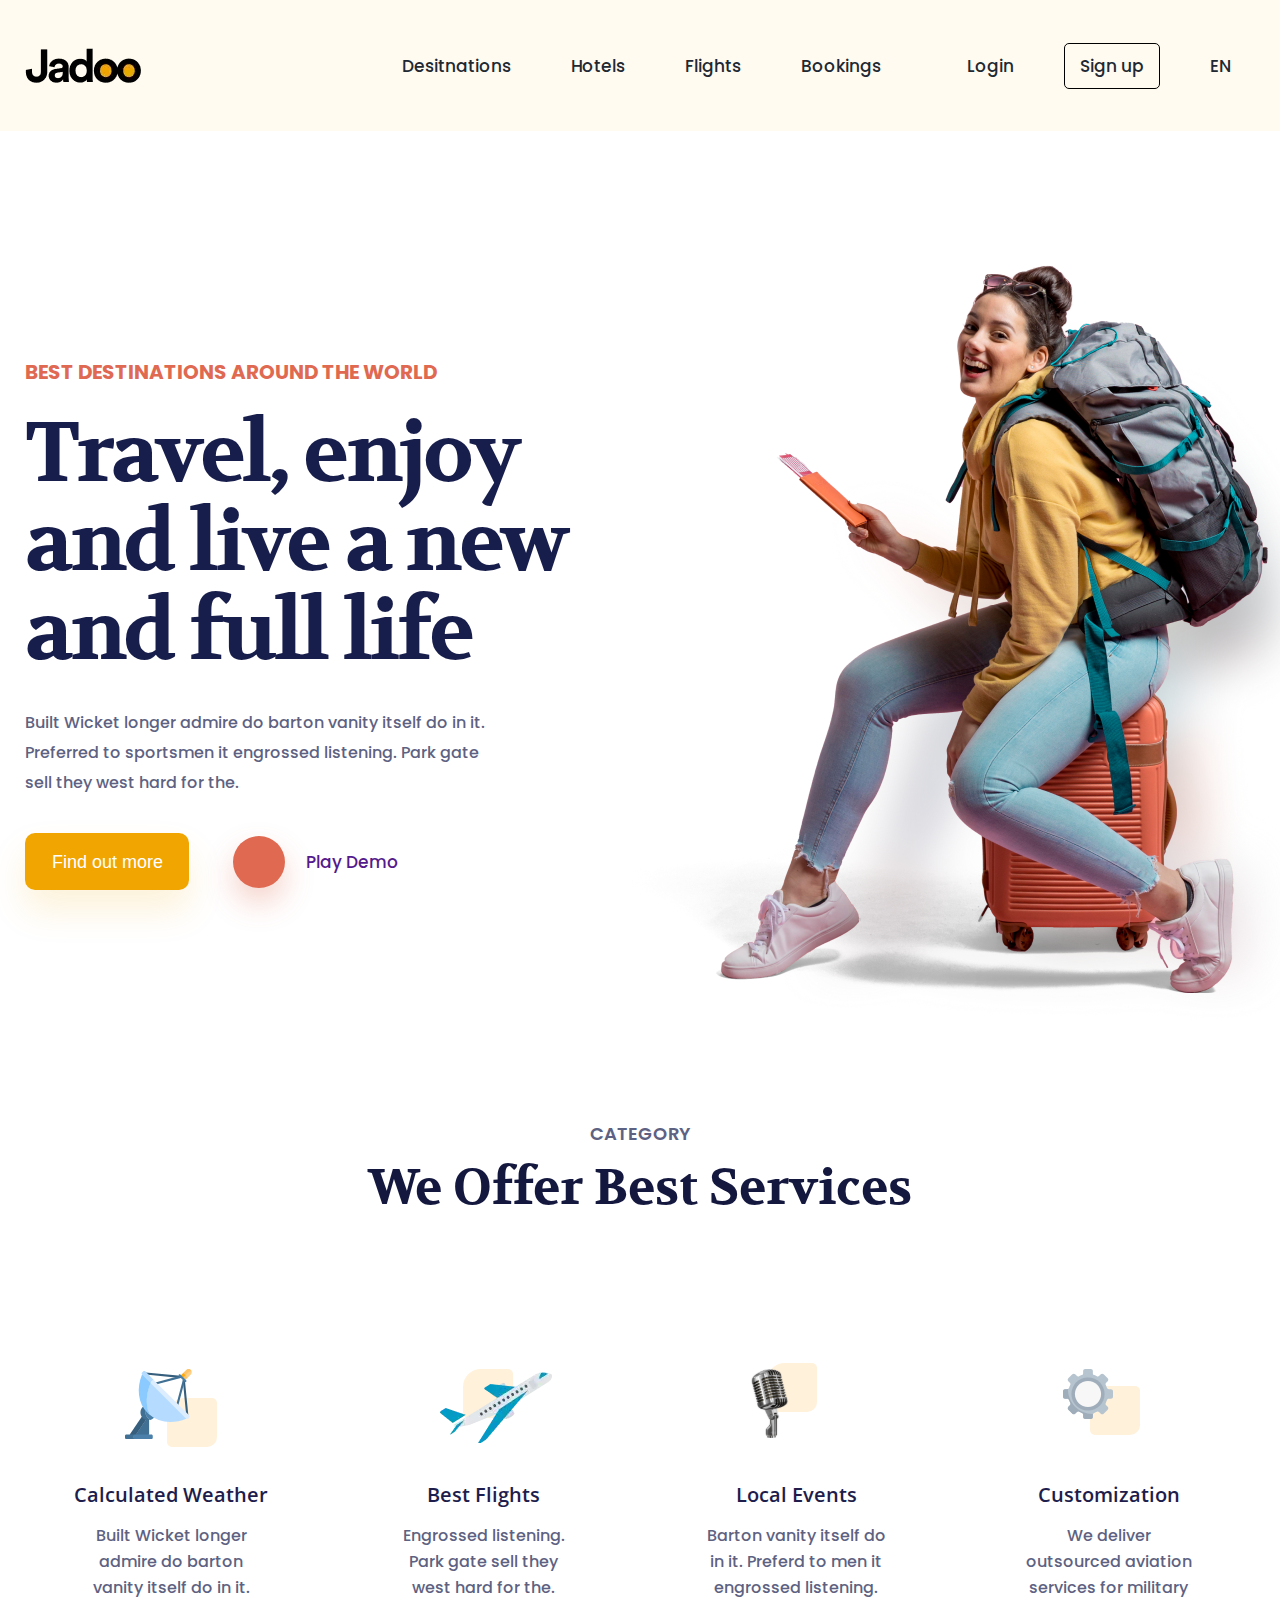
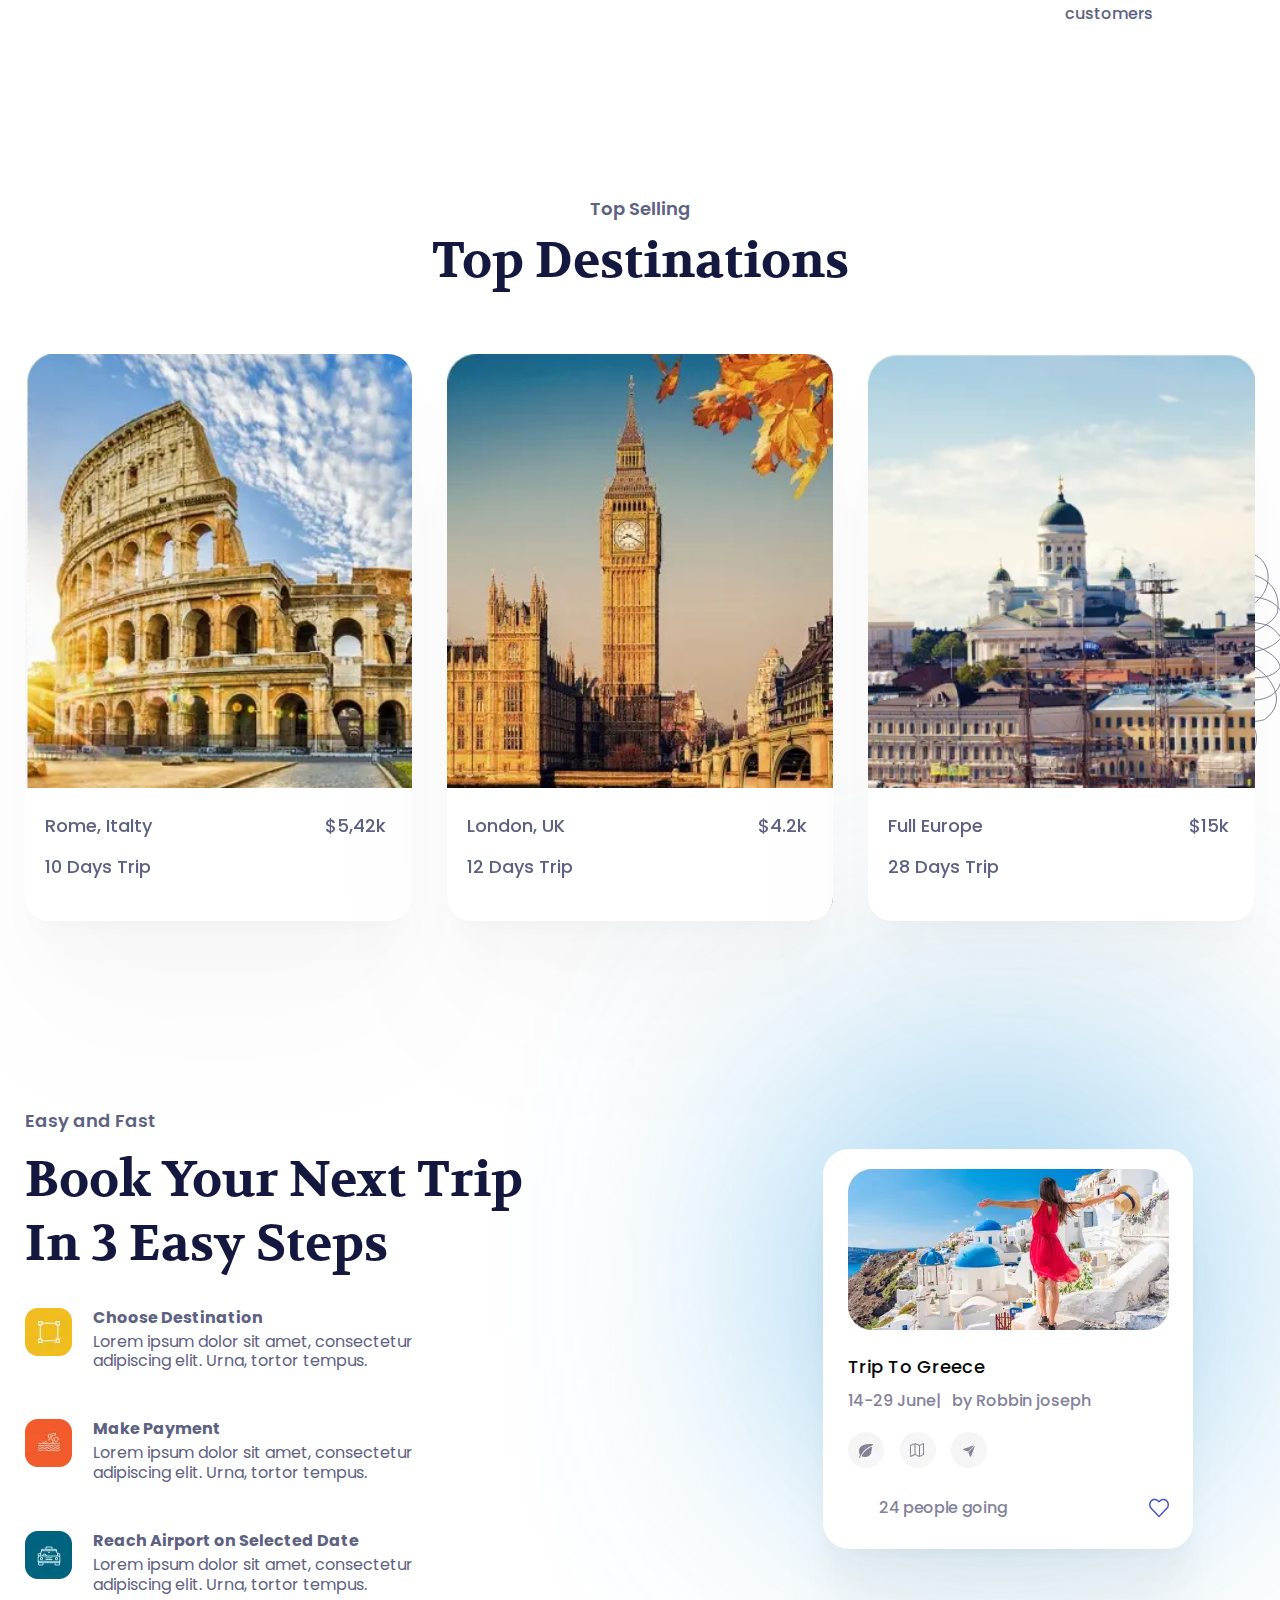
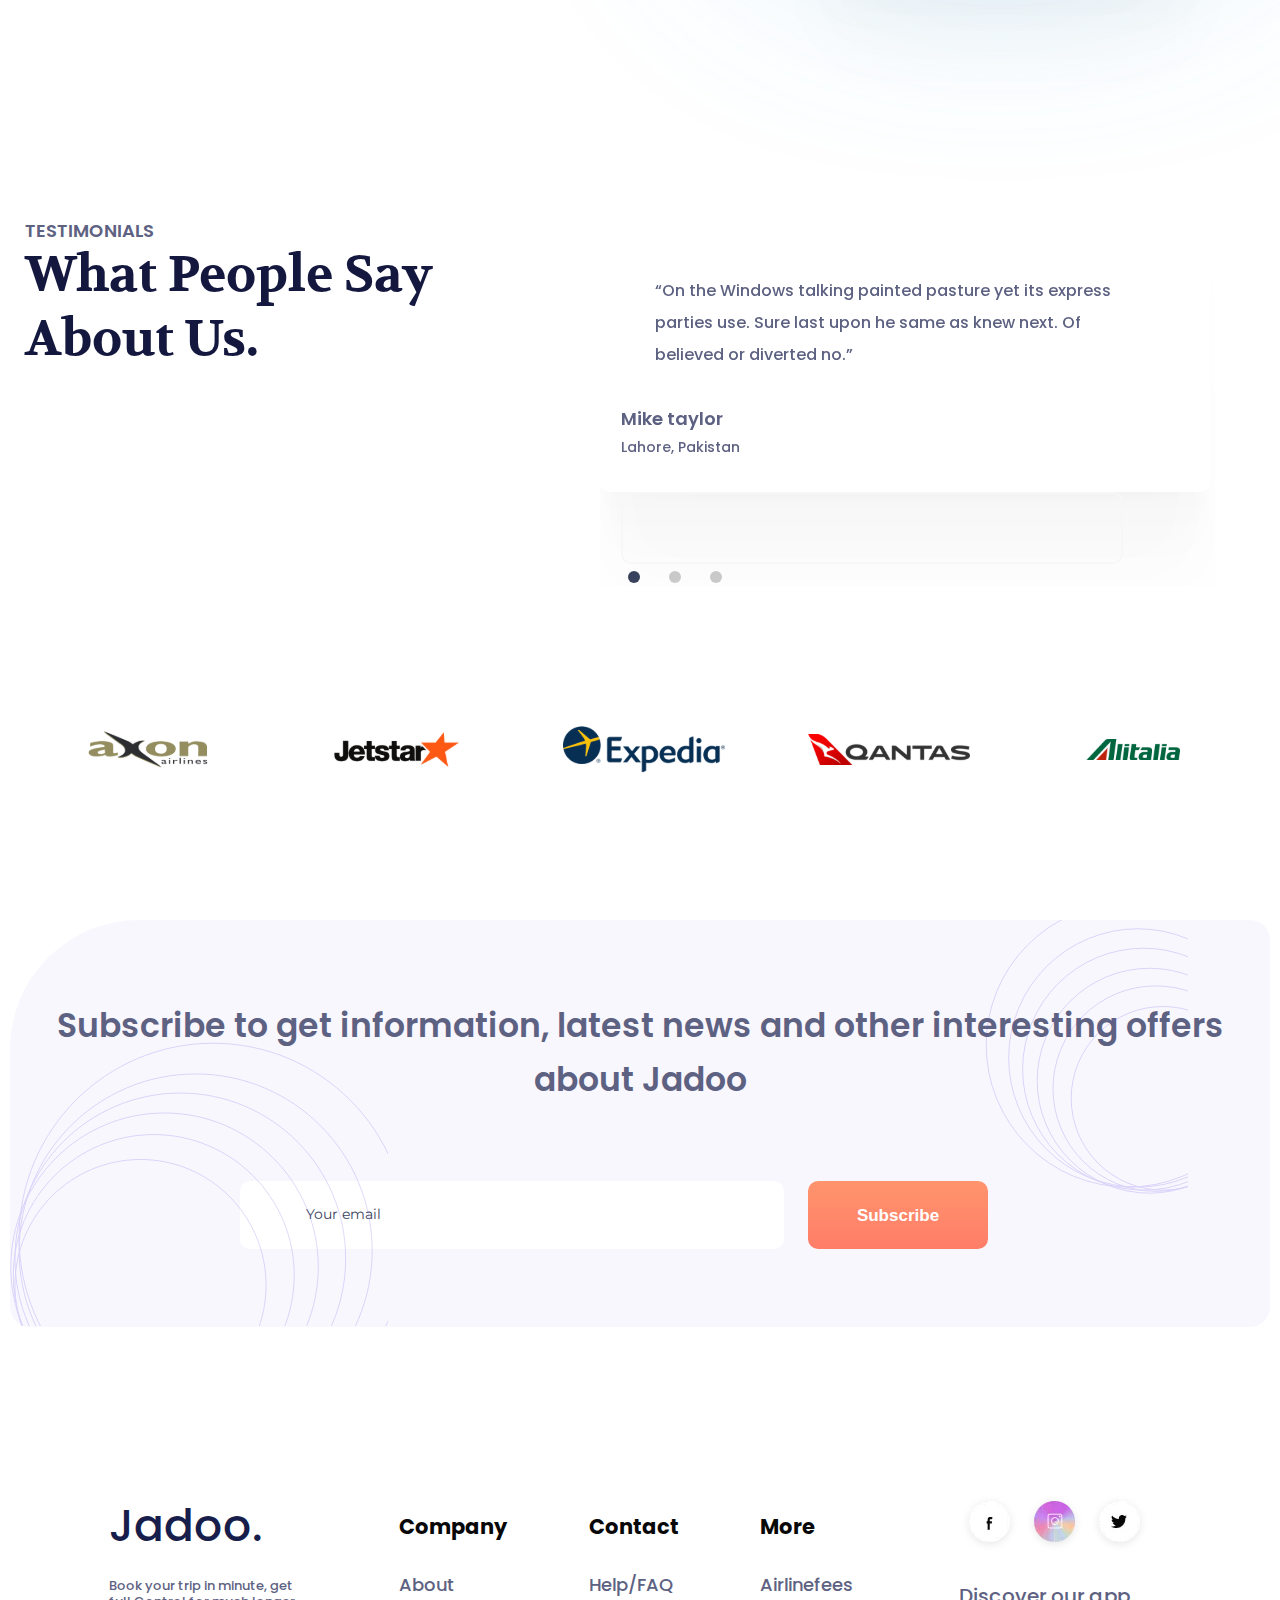
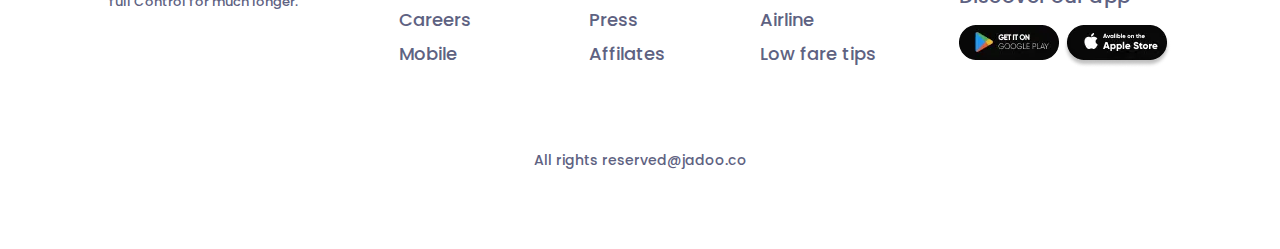
<file: index.html>
<!DOCTYPE html>
<html lang="ru">
  <head>
  <title>Fly Jadoo</title>
  <meta charset="UTF-8" />
  <meta name="format-detection" content="telephone=no" />
  <link
    rel="stylesheet"
    href="https://unpkg.com/swiper@8/swiper-bundle.min.css?_v=20220715102105"
  />
  <link rel="stylesheet" href="css/style.min.css?_v=20220715102105" />
  <link rel="shortcut icon" href="favicon.ico" />

  <meta
    name="viewport"
    content="width=device-width,initial-scale=1,maximum-scale=1,user-scalable=no"
  />
  <meta name="viewport" content="width=device-width, initial-scale=1.0" />
</head>

  <body>
    <div class="wrapper">
      <header class="header">
  <div class="header__container">
    <div class="header__logo">
      <a href="index.html">
        <picture><source srcset="img/header/Logo.webp" type="image/webp"><img src="img/header/Logo.png" alt="logo" /></picture>
      </a>
    </div>
    <div class="header__menu menu">
      <div class="menu__icon icon-menu">
        <span></span>
        <span></span>
        <span></span>
      </div>
      <nav class="menu__body">
        <ul class="menu__list">
          <li class="menu__link">
            <a class="menu__link-click" href="#destinations">Desitnations</a>
          </li>
          <li class="menu__link link-about">
            <a class="menu__link-click" href="#hotels">Hotels</a>
          </li>
          <li class="menu__link">
            <a class="menu__link-click" href="#flights">Flights</a>
          </li>
          <li class="menu__link">
            <a class="menu__link-click" href="#bookings">Bookings</a>
          </li>
        </ul>
      </nav>
    </div>
    <div class="header__login">
      <div class="header__login-log">
        <a href="#">Login</a>
      </div>
      <div class="header__login-sign login-signup">
        <a href="#">Sign up</a>
      </div>
      <div class="header__login-sign header__login-lang">
        <a id="language-pick" href="#">EN</a>
        <div class="header__login-lang-box lang-box-hidden">
          <div class="header__login-lang-item item-english">
            <a href="#">EN</a>
          </div>
          <div class="header__login-lang-item item-ukranian">
            <a href="#">UA</a>
          </div>
        </div>
      </div>
    </div>
  </div>
</header>

      <main class="page">
        <div class="travel">
          <div class="travel__container">
            <div class="travel__contant">
              <div class="travel__contant-title">
                Best Destinations around the world
              </div>
              <div class="travel__contant-info">
                Travel, <span>enjoy</span> and live a new and full life
              </div>
              <div class="travel__contant-subtitle">
                Built Wicket longer admire do barton vanity itself do in it.
                Preferred to sportsmen it engrossed listening. Park gate sell
                they west hard for the.
              </div>
              <div class="travel__contant-btns">
                <div class="travel__contant-findbtn">
                  <a href="https://www.wikihow.com/Book-a-Flight">Find out more</a>
                </div>
                <div class="travel__contant-playbtn">
                  <div class="travel__contant-playbtn-img"></div>
                  <a href="">Play Demo</a>
                </div>
              </div>
            </div>
            <div class="travel__image">
              <div class="travel__image-img">
                <img src="img/header/traveler.svg" alt="" />
              </div>
            </div>
          </div>
        </div>
        <section class="services">
          <div class="services__container">
            <div class="services__subtitle subtitle">CATEGORY</div>
            <div class="services__title title">We Offer Best Services</div>
            <div class="services__body">
              <a href="" class="services__item">
                <div class="services__card card-service"">
                  <div class="services__card-img card-img-first">
                    <img src="img/services/service_01.svg" alt="" />
                  </div>
                  <div class="services__card-text">Calculated Weather</div>
                  <div class="services__card-info">
                    Built Wicket longer admire do barton vanity itself do in it.
                  </div>
                </div>
              </a>
              <a href="" class="services__item">
                <div class="services__card card-service"">
                  <div class="services__card-img card-img-second">
                    <picture><source srcset="img/services/service_02.webp" type="image/webp"><img src="img/services/service_02.jpg" alt="" /></picture>
                  </div>
                  <div class="services__card-text">Best Flights</div>
                  <div class="services__card-info">
                    Engrossed listening. Park gate sell they west hard for the.
                  </div>
                </div>
              </a>
              <a href="" class="services__item">
                <div class="services__card card-service">
                  <div class="services__card-img card-img-third">
                    <img src="img/services/service_03.svg" alt="" />
                  </div>
                  <div class="services__card-text">Local Events</div>
                  <div class="services__card-info">
                    Barton vanity itself do in it. Preferd to men it engrossed
                    listening.
                  </div>
                </div>
              </a>
              <a href="" class="services__item">
                <div class="services__card card-service"">
                  <div class="services__card-img card-img-forth">
                    <img src="img/services/service_04.svg" alt="" />
                  </div>
                  <div class="services__card-text">Customization</div>
                  <div class="services__card-info">
                    We deliver outsourced aviation services for military
                    customers
                  </div>
                </div>
              </a>
            </div>
          </div>
        </section>
        <section class="destinations" id='destinations'>
          <div class="destinations__container">
            <div class="destinations__subtitle subtitle">Top Selling</div>
            <div class="destinations__title title">Top Destinations</div>
            <div class="destinations__body">
              <a href="" class="destinations__item">
                <div class="destinations__card">
                  <div class="destinations__image">
                    <picture><source srcset="img/destinations/destinations_01.webp" type="image/webp"><img src="img/destinations/destinations_01.jpg" alt="" /></picture>
                    <div class="destinations__info">
                      <div class="destinations__info-body">
                        <div class="destinations__info-where">Rome, Italty</div>
                        <div class="destinations__info-price">$5,42k</div>
                      </div>
                      <div class="destinations__info-amount">10 Days Trip</div>
                    </div>
                  </div>
                </div>
              </a>
              <a href="" class="destinations__item">
                <div class="destinations__card">
                  <div class="destinations__image">
                    <picture><source srcset="img/destinations/destinations_02.webp" type="image/webp"><img src="img/destinations/destinations_02.jpg" alt="" /></picture>
                    <div class="destinations__info">
                      <div class="destinations__info-body">
                        <div class="destinations__info-where">London, UK</div>
                        <div class="destinations__info-price">$4.2k</div>
                      </div>
                      <div class="destinations__info-amount">12 Days Trip</div>
                    </div>
                  </div>
                </div>
              </a>
              <a href="" class="destinations__item">
                <div class="destinations__card">
                  <div class="destinations__image">
                    <picture><source srcset="img/destinations/destinations_03.webp" type="image/webp"><img src="img/destinations/destinations_03.jpg" alt="" /></picture>
                    <div class="destinations__info">
                      <div class="destinations__info-body">
                        <div class="destinations__info-where">Full Europe</div>
                        <div class="destinations__info-price">$15k</div>
                      </div>
                      <div class="destinations__info-amount">28 Days Trip</div>
                    </div>
                  </div>
                </div>
              </a>
            </div>
          </div>
        </section>
        <section class="bookings" id="hotels">
          <div class="bookings__container">
            <div class="bookings__title">Easy and Fast</div>
            <div class="bookings__body">
              <div class="bookings__contant">
                <div class="bookings__name">
                  Book your next trip in 3 easy steps
                </div>
                <div class="bookings__minicards">
                  <div class="bookings__minicard">
                    <div class="bookings__minicard-image">
                      <picture><source srcset="img/bookings/bookings_01.webp" type="image/webp"><img src="img/bookings/bookings_01.png" alt="" /></picture>
                    </div>
                    <div class="bookings__minicard-overview">
                      <div class="bookings__minicard-title">
                        Choose Destination
                      </div>
                      <div class="bookings__minicard-info">
                        Lorem ipsum dolor sit amet, consectetur adipiscing elit.
                        Urna, tortor tempus.
                      </div>
                    </div>
                  </div>
                  <div class="bookings__minicard">
                    <div class="bookings__minicard-image">
                      <picture><source srcset="img/bookings/bookings_02.webp" type="image/webp"><img src="img/bookings/bookings_02.png" alt="" /></picture>
                    </div>
                    <div class="bookings__minicard-overview">
                      <div class="bookings__minicard-title">Make Payment</div>
                      <div class="bookings__minicard-info">
                        Lorem ipsum dolor sit amet, consectetur adipiscing elit.
                        Urna, tortor tempus.
                      </div>
                    </div>
                  </div>
                  <div class="bookings__minicard">
                    <div class="bookings__minicard-image">
                      <picture><source srcset="img/bookings/bookings_03.webp" type="image/webp"><img src="img/bookings/bookings_03.png" alt="" /></picture>
                    </div>
                    <div class="bookings__minicard-overview">
                      <div class="bookings__minicard-title">
                        Reach Airport on Selected Date
                      </div>
                      <div class="bookings__minicard-info">
                        Lorem ipsum dolor sit amet, consectetur adipiscing elit.
                        Urna, tortor tempus.
                      </div>
                    </div>
                  </div>
                </div>
              </div>
              <div class="bookings__pic">
                <div class="bookings__item">
                  <div class="bookings__card">
                    <div class="bookings__card-image">
                      <picture><source srcset="img/bookings/greeceTripPic_01.webp" type="image/webp"><img src="img/bookings/greeceTripPic_01.jpg" alt=""></picture>
                     </div>  
                     <div class="bookings__card-body">
                      <div class="bookings__card-title">Trip To Greece</div>
                      <div class="bookings__card-info"><span>14-29 June</span>by Robbin joseph</div>
                      <div class="bookings__card-icons">
                        <div class="bookings__card-icon-img">
                          <picture><source srcset="img/bookings/bookings-icon_01.webp" type="image/webp"><img src="img/bookings/bookings-icon_01.png" alt=""></picture>
                        </div>
                        <div class="bookings__card-icon-img">
                          <picture><source srcset="img/bookings/bookings-icon_02.webp" type="image/webp"><img src="img/bookings/bookings-icon_02.png" alt=""></picture>
                        </div>
                        <div class="bookings__card-icon-img">
                          <picture><source srcset="img/bookings/bookings-icon_03.webp" type="image/webp"><img src="img/bookings/bookings-icon_03.png" alt=""></picture>
                        </div>
                      </div>
                      <div class="bookings__card-people">
                        <div class="bookings__card-people-number">24 people going</div>
                        <div class="bookings__card-people-like ">
                          <div class="bookings__card-people-like-box people-like-hidden">
                            <div class="bookings__card-people-like-contant">
                              <div class="bookings__card-people-like-status">Ongoing</div>
                              <div class="bookings__card-people-like-where">Trip to rome</div>
                              <div class="bookings__card-people-like-complete"><span>40%</span> completed</div>
                              <div class="bookings__card-people-like-bar"></div>
                            </div>
                          </div>
                          <img  class='click-like'src="img/bookings/heart_01.svg" alt="">
                        </div>
                      </div>
                     </div>                     
                  </div>
                </div>
              </div>
            </div>
          </div>
        </section>
        <section class="quotes">
          <div class="quotes__container">
            <div class="quotes__swiper-slider first__quotes">
              <div class="quotes__title">Testimonials</div>
              <div class="quotes__text">What people say
                about Us.</div>
            </div> 
            <div class="quotes__swiper-titles swiper">
              <!-- Additional required wrapper -->
              <div class="swiper-wrapper quotes__swiper-wrapper">
                <!-- Slides -->
                <div class="swiper-slide quotes__swiper-slider">
                  <div class="quotes__slidebox">
                    <div class="quotes__slidebox-card">
                      <div class="quotes__slidebox-text">“On the Windows talking painted pasture yet its express parties use. Sure last upon he same as knew next. Of believed or diverted no.”</div>
                      <div class="quotes__slidebox-name">Mike taylor</div>
                      <div class="quotes__slidebox-location">Lahore, Pakistan</div>
                    </div>
                  </div>
                </div>
                <div class="swiper-slide quotes__swiper-slider">
                  <div class="quotes__slidebox">
                    <div class="quotes__slidebox-card card-slidebox-second">
                      <div class="quotes__slidebox-text">“Once you have tasted flight, you will forever walk the earth with your eyes turned skyward, for there you have been, and there you will always long to return.”</div>
                      <div class="quotes__slidebox-name">Leonardo Da Vinci</div>
                      <div class="quotes__slidebox-location">Vinci, Italy</div>
                    </div>
                  </div>
                </div>
                <div class="swiper-slide quotes__swiper-slider">
                  <div class="quotes__slidebox">
                    <div class="quotes__slidebox-card card-slidebox-third">
                      <div class="quotes__slidebox-text">“We are each of us angels with only one wing, and we can only fly by embracing one another.”</div>
                      <div class="quotes__slidebox-name">Luciano De Crescenzo.</div>
                      <div class="quotes__slidebox-location">Naples, Italy</div>
                    </div>
                  </div>
                </div>
              </div>
              <!-- If we need pagination -->
              <div class="swiper-pagination"></div>
            </div>
          </div>
        </section>
        <section class="brands" id="flights">
          <div class="brands__container">
            <a href="https://www.axon.com/" class="brands__item">
              <div class="brands__item-img">
                <img src="img/brands/brand_01.svg" alt="" />
              </div>
            </a>
            <a href="https://www.jetstar.com/us/en/home?adults=1&children=0&flexible=1&flight-type=2&infants=0&origin=HNL&tab=1" class="brands__item">
              <div class="brands__item-img">
                <img src="img/brands/brand_02.svg" alt="" />
              </div>
            </a>
            <a href="https://www.expedia.com/" class="brands__item">
              <div class="brands__item-img">
                <img src="img/brands/brand_03.svg" alt="" />
              </div>
            </a>
            <a href="https://www.qantas.com/us/en.html" class="brands__item">
              <div class="brands__item-img">
                <img src="img/brands/brand_04.svg" alt="" />
              </div>
            </a>
            <a href="https://www.alitalia.com/en/destinations" class="brands__item">
              <div class="brands__item-img">
                <img src="img/brands/brand_05.svg" alt="" />
              </div>
            </a>
          </div>
        </section>
        <div class="subscription" id="bookings">
          <div class="subscription__container">
            <div class="subscription__title">
              Subscribe to get information, latest news and other interesting
              offers about Jadoo
            </div>
            <div class="subscription__form">
              <input
                type="text"
                placeholder="Your email"
                class="subscription__input"
              />
              <button class="subscription__btn">Subscribe</button>
            </div>
          </div>
        </div>
      </main>
      <footer class="footer">
  <div class="footer__container">
    <div class="footer__body">
      <div class="footer__quote">
        <div class="footer__quote-title">Jadoo.</div>
        <div class="footer__quote-text">
          Book your trip in minute, get full Control for much longer.
        </div>
      </div>
      <div class="footer__links">
        <div class="footer__links-column">
          <div class="footer__links-name">Company</div>
          <ul class="footer__links-list">
            <li class="footer__links-link"><a href="#">About</a></li>
            <li class="footer__links-link"><a href="#">Careers</a></li>
            <li class="footer__links-link"><a href="#">Mobile</a></li>
          </ul>
        </div>
        <div class="footer__links-column">
          <div class="footer__links-name">Contact</div>
          <ul class="footer__links-list">
            <li class="footer__links-link"><a href="#">Help/FAQ</a></li>
            <li class="footer__links-link"><a href="#">Press</a></li>
            <li class="footer__links-link"><a href="#">Affilates</a></li>
          </ul>
        </div>
        <div class="footer__links-column">
          <div class="footer__links-name">More</div>
          <ul class="footer__links-list">
            <li class="footer__links-link"><a href="#">Airlinefees</a></li>
            <li class="footer__links-link"><a href="#">Airline</a></li>
            <li class="footer__links-link"><a href="#">Low fare tips</a></li>
          </ul>
        </div>
      </div>
      <div class="footer__discover">
        <div class="footer__discover-social">
          <a href="#" class="footer__discover-link">
            <picture><source srcset="img/footer/facebook.webp" type="image/webp"><img src="img/footer/facebook.png" alt="" /></picture>
          </a>
          <a href="#" class="footer__discover-link">
            <picture><source srcset="img/footer/inst.webp" type="image/webp"><img src="img/footer/inst.png" alt="" /></picture>
          </a>
          <a href="#" class="footer__discover-link">
            <picture><source srcset="img/footer/twitter.webp" type="image/webp"><img src="img/footer/twitter.png" alt="" /></picture>
          </a>
        </div>
        <div class="footer__discover-text">Discover our app</div>
        <div class="footer__discover-apps">
          <a
            href="https://courses.wesbos.com/account/access/62b1dbd68ed39952690e2d1e/view/194129876"
            class="footer__discover-googleplay"
          >
            <picture><source srcset="img/footer/GooglePlay.webp" type="image/webp"><img src="img/footer/GooglePlay.png" alt="" /></picture>
          </a>
          <a href="" class="footer__discover-googleplay">
            <picture><source srcset="img/footer/PlayStore.webp" type="image/webp"><img src="img/footer/PlayStore.png" alt="" /></picture>
          </a>
        </div>
      </div>
    </div>
    <div class="footer__mail">All rights reserved@jadoo.co</div>
  </div>
</footer>

<!-- 1060px -->

    </div>
    <script src="https://unpkg.com/swiper@8/swiper-bundle.min.js?_v=20220715102105"></script>
<script src="js/app.min.js?_v=20220715102105"></script>

  </body>
</html>
</file>
<file: css/style.min.css>
@import url(https://fonts.googleapis.com/css?family=Poppins:regular,400,500,600,700);@import url(https://fonts.googleapis.com/css?family=Roboto:regular);@import url(https://fonts.googleapis.com/css?family=Volkhov:700);@import url(https://fonts.googleapis.com/css?family=Open+Sans:regular,700);@import url(https://fonts.googleapis.com/css?family=Montserrat:regular);.header{position:fixed;top:0;left:0;width:100%;height:100%;background-color:#fffbf1;height:131.39px;z-index:100}.header__container{height:131.39px;display:-webkit-box;display:-ms-flexbox;display:flex;-webkit-box-align:center;-ms-flex-align:center;align-items:center}.header__logo{-webkit-box-flex:1;-ms-flex:1 1 auto;flex:1 1 auto}.header__menu{display:-webkit-box;display:-ms-flexbox;display:flex;-webkit-box-align:center;-ms-flex-align:center;align-items:center}.header__login{padding-left:86px;display:-webkit-box;display:-ms-flexbox;display:flex;-webkit-box-align:center;-ms-flex-align:center;align-items:center;-webkit-column-gap:50px;-moz-column-gap:50px;column-gap:50px;font-family:Poppins;font-style:normal;font-weight:500;font-size:17px;line-height:22px}.header__login a{color:#212832}.header__login a:hover{color:#f1a501}.header__login-lang{position:relative;display:-webkit-box;display:-ms-flexbox;display:flex;-webkit-box-align:center;-ms-flex-align:center;align-items:center;padding-right:20.5px;cursor:pointer}.no-webp .header__login-lang::after{background-image:url(../img/header/lang-arrow_03.png)}.header__login-lang::after{content:"";position:absolute;width:12px;height:7px;background-repeat:no-repeat;cursor:pointer;right:0}.menu__body{display:-webkit-box;display:-ms-flexbox;display:flex;-webkit-box-align:center;-ms-flex-align:center;align-items:center}.menu__list{display:-webkit-box;display:-ms-flexbox;display:flex;-webkit-box-align:center;-ms-flex-align:center;align-items:center;-webkit-column-gap:60px;-moz-column-gap:60px;column-gap:60px}.menu__link{font-family:Poppins;font-style:normal;font-weight:500;font-size:17px;line-height:22px}.menu__link a{color:#212832}.menu__link a:hover{color:#f1a501}.header{position:relative}.header__login-lang{width:45px}.header__login-lang-box{position:absolute;background-color:#fff;top:50px;border:1px solid #f1a501;border-radius:15px;left:-130px;overflow:hidden}.header__login-lang-item{padding:10px 75px}.header__login-lang-item:hover{background-color:#f1e5cd}.header__login-lang-item:active{background-color:#f1a501}.header__login-lang-item a:hover{color:#212832}.lang-box-hidden{display:none}*{padding:0;margin:0;border:0}*,:after,:before{-webkit-box-sizing:border-box;box-sizing:border-box}a:active,a:focus{outline:0}aside,footer,header,nav,section{display:block}html{font-size:15px}body,html{height:100%;min-width:320px}body{line-height:1;font-family:"DM Sans";-ms-text-size-adjust:100%;-moz-text-size-adjust:100%;-webkit-text-size-adjust:100%}button,input,textarea{font-family:"DM Sans";font-size:inherit}input::-ms-clear{display:none}button{cursor:pointer;background-color:inherit}button::-moz-focus-inner{padding:0;border:0}a,a:visited{text-decoration:none}a:hover{text-decoration:none}ul li{list-style:none}img{vertical-align:top}h1,h2,h3,h4,h5,h6{font-weight:inherit;font-size:inherit}body{color:#000;overflow-x:hidden}body._lock{overflow:hidden}body ::-webkit-scrollbar{width:0}.invisible{display:none}._locky{display:none}._ibg{position:absolute;top:0;left:0;width:100%;height:100%;-o-object-fit:cover;object-fit:cover}.wrapper{width:100%;min-height:100%;overflow:hidden;display:-webkit-box;display:-ms-flexbox;display:flex;-webkit-box-orient:vertical;-webkit-box-direction:normal;-ms-flex-direction:column;flex-direction:column;overflow-x:hidden}html{scroll-behavior:smooth}body.lock{overflow:hidden}body{-webkit-box-sizing:border-box;box-sizing:border-box;padding:0;height:100vh;margin:0;overflow-x:hidden;background-color:#fff}[class*=__container]{max-width:1230px;margin:0 auto;padding:0 15px;-webkit-box-sizing:content-box;box-sizing:content-box}.main{-webkit-box-flex:1;-ms-flex:1 1 auto;flex:1 1 auto}.title{font-family:Volkhov;font-style:normal;font-weight:700;font-size:50px;line-height:64px;text-align:center;text-transform:capitalize;color:#14183e}.subtitle{text-align:center;font-family:Poppins;font-style:normal;font-weight:600;font-size:18px;line-height:27px;color:#5e6282}.travel{padding-top:132px}.travel__container{display:-webkit-box;display:-ms-flexbox;display:flex}.travel__contant{padding-top:94px}.travel__contant-title{font-family:Poppins;font-style:normal;font-weight:700;font-size:20px;line-height:30px;text-transform:uppercase;color:#df6951;padding-bottom:24px}.travel__contant-info{max-width:545px;font-family:Volkhov;font-style:normal;font-weight:700;font-size:84px;line-height:89px;letter-spacing:-.04em;color:#181e4b;padding-bottom:30px}.travel__contant-subtitle{max-width:477px;font-family:Poppins;font-style:normal;font-weight:500;font-size:16px;line-height:30px;color:#5e6282;padding-bottom:34px}.travel__contant-btns{display:-webkit-box;display:-ms-flexbox;display:flex;-webkit-box-align:center;-ms-flex-align:center;align-items:center;-webkit-column-gap:44px;-moz-column-gap:44px;column-gap:44px}.travel__contant-findbtn a{font-family:"Google Sans",sans-serif;font-style:normal;font-weight:500;font-size:18px;line-height:23px;text-align:center;color:#fff;padding:19px 26px 18px 27px;background:#f1a501;-webkit-box-shadow:0 20px 35px rgba(241,165,1,.15);box-shadow:0 20px 35px rgba(241,165,1,.15);border-radius:10px}.travel__contant-findbtn a:hover{background:#aa7606}.travel__contant-playbtn{-webkit-column-gap:21px;-moz-column-gap:21px;column-gap:21px;height:60px;display:-webkit-box;display:-ms-flexbox;display:flex;-webkit-box-align:center;-ms-flex-align:center;align-items:center;font-family:Poppins;font-style:normal;font-weight:500;font-size:17px;line-height:26px;color:#686d77}.travel__contant-playbtn-img{cursor:pointer;position:relative;width:52px;height:52px;border-radius:50%;background:#df6951;-webkit-box-shadow:0 15px 30px rgba(223,105,81,.3);box-shadow:0 15px 30px rgba(223,105,81,.3)}.travel__contant-playbtn-img:hover{background-color:#ce5e48}.no-webp .travel__contant-playbtn-img::before{background:url(../img/header/small.png) no-repeat}.travel__contant-playbtn-img::before{content:"";position:absolute;top:34%;left:39%;display:block;background-size:cover;width:15px;height:15px}.travel__image{max-width:620px;-webkit-box-flex:0;-ms-flex:0 1 40%;flex:0 1 40%}.login-signup a{padding:10px 15px;border:1px solid #000;border-radius:5px}.login-signup :hover{background-color:#000;color:#fff}.services{margin-top:93px;margin-bottom:123px}.services__title{padding-bottom:108px}.services__subtitle{padding-bottom:10px}.services__body{display:-ms-grid;display:grid;-webkit-column-gap:20px;-moz-column-gap:20px;column-gap:20px;-ms-grid-columns:(1fr)[4];grid-template-columns:repeat(4,1fr)}.services__item{height:100%;background-color:#fff}.services__card{max-width:267px;margin:0 auto;padding-top:40px;padding-bottom:45px;height:100%;background-color:#fff}.services__card:hover{background:#fff;-webkit-box-shadow:0 100px 80px rgba(0,0,0,.02),0 64.8148px 46.8519px rgba(0,0,0,.0151852),0 38.5185px 25.4815px rgba(0,0,0,.0121481),0 20px 13px rgba(0,0,0,.01),0 8.14815px 6.51852px rgba(0,0,0,.00785185),0 1.85185px 3.14815px rgba(0,0,0,.00481481);box-shadow:0 100px 80px rgba(0,0,0,.02),0 64.8148px 46.8519px rgba(0,0,0,.0151852),0 38.5185px 25.4815px rgba(0,0,0,.0121481),0 20px 13px rgba(0,0,0,.01),0 8.14815px 6.51852px rgba(0,0,0,.00785185),0 1.85185px 3.14815px rgba(0,0,0,.00481481);border-radius:36px;-webkit-transform:scale(1.02);-ms-transform:scale(1.02);transform:scale(1.02)}.services__card-img{max-width:92px;max-height:78px;margin:0 auto;margin-bottom:34px;padding-bottom:34px}.services__card-img img{position:relative}.services__card-text{margin:0 auto;font-family:Open Sans;font-style:normal;font-weight:600;font-size:20px;line-height:27px;text-align:center;color:#1e1d4c;padding-bottom:15px}.services__card-info{margin:0 auto;font-family:Poppins;font-style:normal;font-weight:500;font-size:16px;line-height:26px;text-align:center;color:#5e6282;max-width:181px}.card-img-first::before,.card-img-forth::before,.card-img-second::before,.card-img-third::before{content:"";display:block;position:absolute;width:50px;height:49px;background:#fff1da;border-radius:18px 5px 10px}.card-img-first::before{margin-left:42px;margin-top:29px}.card-img-second::before{margin-left:25px}.card-img-third::before{margin-left:17px;margin-top:-6px}.card-img-forth::before{margin-left:27px;margin-top:17px}.destinations{margin-bottom:186px}.destinations__body{position:relative}.destinations__body::after{content:"";z-index:-1;position:absolute;display:block;background-image:url(../img/destinations/decore.svg);height:252px;width:96px;top:0;right:0;margin-right:-29px;margin-top:158px}.destinations__subtitle{padding-bottom:8px}.destinations__title{padding-bottom:60px}.destinations__body{display:-ms-grid;display:grid;-ms-grid-columns:(1fr)[3];grid-template-columns:repeat(3,1fr);-webkit-column-gap:35px;-moz-column-gap:35px;column-gap:35px}.destinations__item:hover .destinations__info-where{color:#f1a501}.destinations__card{height:100%;border-radius:24px;-webkit-filter:drop-shadow(0 100px 80px rgba(0, 0, 0, .02)) drop-shadow(0 64.8148px 46.8519px rgba(0, 0, 0, .0151852)) drop-shadow(0 38.5185px 25.4815px rgba(0, 0, 0, .0121481)) drop-shadow(0 20px 13px rgba(0, 0, 0, .01)) drop-shadow(0 8.14815px 6.51852px rgba(0, 0, 0, .00785185)) drop-shadow(0 1.85185px 3.14815px rgba(0, 0, 0, .00481481));filter:drop-shadow(0 100px 80px rgba(0, 0, 0, .02)) drop-shadow(0 64.8148px 46.8519px rgba(0, 0, 0, .0151852)) drop-shadow(0 38.5185px 25.4815px rgba(0, 0, 0, .0121481)) drop-shadow(0 20px 13px rgba(0, 0, 0, .01)) drop-shadow(0 8.14815px 6.51852px rgba(0, 0, 0, .00785185)) drop-shadow(0 1.85185px 3.14815px rgba(0, 0, 0, .00481481))}.destinations__image{border-radius:24px;position:relative;min-height:100%}.destinations__image img{border-radius:24px;width:100%;min-height:100%}.destinations__info{overflow-y:hidden;border-bottom-left-radius:24px;border-bottom-right-radius:24px;padding-bottom:42px;padding-top:27px;background-color:#fff;position:absolute;bottom:0;left:0;z-index:10;width:100%}.destinations__info-body{display:-webkit-box;display:-ms-flexbox;display:flex;-webkit-box-pack:justify;-ms-flex-pack:justify;justify-content:space-between;padding-bottom:19px}.destinations__info-where{padding-left:20px;font-family:Poppins;font-style:normal;font-weight:500;font-size:18px;line-height:124.5%;color:#5e6282}.destinations__info-price{padding-right:26px;font-family:Poppins;font-style:normal;font-weight:500;font-size:18px;line-height:124.5%;color:#5e6282}.destinations__info-amount{font-family:Poppins;font-style:normal;font-weight:500;font-size:18px;line-height:124.5%;color:#5e6282;padding-left:20px}.bookings__item{margin-right:62px;position:relative}.bookings__item::after{content:"";position:absolute;top:0;left:0;width:354px;height:367px;background:#59b1e6;opacity:.8;-webkit-filter:blur(150px);filter:blur(150px);top:-59px;right:-44px;z-index:-10}.bookings__card{padding:20px 24px 0 25px;background:#fff;-webkit-box-shadow:0 100px 80px rgba(0,0,0,.02),0 64.8148px 46.8519px rgba(0,0,0,.0151852),0 38.5185px 25.4815px rgba(0,0,0,.0121481),0 20px 13px rgba(0,0,0,.01),0 8.14815px 6.51852px rgba(0,0,0,.00785185),0 1.85185px 3.14815px rgba(0,0,0,.00481481);box-shadow:0 100px 80px rgba(0,0,0,.02),0 64.8148px 46.8519px rgba(0,0,0,.0151852),0 38.5185px 25.4815px rgba(0,0,0,.0121481),0 20px 13px rgba(0,0,0,.01),0 8.14815px 6.51852px rgba(0,0,0,.00785185),0 1.85185px 3.14815px rgba(0,0,0,.00481481);border-radius:26px}.bookings__card-image{padding-bottom:26px}.bookings__card-image img{width:100%}.bookings__card-title{font-family:Poppins;font-style:normal;font-weight:500;font-size:18px;line-height:124.5%;letter-spacing:.015em;color:#080809;padding-bottom:13px}.bookings__card-info{font-family:Poppins;font-style:normal;font-weight:500;font-size:16px;line-height:124.5%;letter-spacing:-.005em;color:#84829a;padding-bottom:21px}.bookings__card-info span::after{content:"|";margin:0 10px 0 0}.bookings__card-icons{display:-webkit-box;display:-ms-flexbox;display:flex;-webkit-column-gap:15.5px;-moz-column-gap:15.5px;column-gap:15.5px;padding-bottom:30px}.bookings__card-people{display:-webkit-box;display:-ms-flexbox;display:flex;-webkit-box-pack:justify;-ms-flex-pack:justify;justify-content:space-between;padding-bottom:31px}.bookings__card-people-number{position:relative;font-family:Poppins;font-style:normal;font-weight:500;font-size:16px;line-height:124.5%;letter-spacing:-.02em;color:#84829a;padding-left:31px}.no-webp .bookings__card-people-number::before{background-image:url(../img/bookings/building_01.png)}.bookings__card-people-number::before{content:"";position:absolute;left:0;width:16px;height:16px}.bookings__card-people-like img{cursor:pointer}.bookings__card-people-like{position:relative}.bookings__card-people-like-box{top:-130px;right:-140px;position:absolute;min-width:156px;background:#fff;-webkit-box-shadow:0 100px 80px rgba(0,0,0,.02),0 64.8148px 46.8519px rgba(0,0,0,.0151852),0 38.5185px 25.4815px rgba(0,0,0,.0121481),0 20px 13px rgba(0,0,0,.01),0 8.14815px 6.51852px rgba(0,0,0,.00785185),0 1.85185px 3.14815px rgba(0,0,0,.00481481);box-shadow:0 100px 80px rgba(0,0,0,.02),0 64.8148px 46.8519px rgba(0,0,0,.0151852),0 38.5185px 25.4815px rgba(0,0,0,.0121481),0 20px 13px rgba(0,0,0,.01),0 8.14815px 6.51852px rgba(0,0,0,.00785185),0 1.85185px 3.14815px rgba(0,0,0,.00481481);border-radius:18px}.bookings__card-people-like-contant{position:relative;padding-left:81px;padding-top:16px;padding-right:25px}.no-webp .bookings__card-people-like-contant::before{background-image:url(../img/bookings/bookings-icon_04.png)}.bookings__card-people-like-contant::before{content:"";position:absolute;width:50px;height:50px;left:20px}.bookings__card-people-like-status{font-family:Poppins;font-style:normal;font-weight:500;font-size:14px;line-height:124.5%;letter-spacing:-.035em;color:#84829a;padding-bottom:6px}.bookings__card-people-like-where{font-family:Poppins;font-style:normal;font-weight:500;font-size:18px;line-height:124.5%;letter-spacing:-.015em;color:#080809;padding-bottom:14px}.bookings__card-people-like-complete{font-family:Poppins;font-style:normal;font-weight:500;font-size:14px;line-height:124.5%;letter-spacing:-.055em;color:#080809;padding-bottom:10px}.bookings__card-people-like-bar{width:156px;height:5px;border-radius:30px;background:#8a79df;margin-bottom:22px}.people-like-hidden{display:none}.bookings{margin-bottom:214px}.bookings__title{padding-bottom:15px;font-family:Poppins;font-style:normal;font-weight:600;font-size:18px;line-height:27px;color:#5e6282}.bookings__body{display:-webkit-box;display:-ms-flexbox;display:flex}.bookings__contant{-webkit-box-flex:1;-ms-flex:1 1 auto;flex:1 1 auto}.bookings__name{padding-bottom:31px;max-width:511px;font-family:Volkhov;font-style:normal;font-weight:700;font-size:50px;line-height:64px;text-transform:capitalize;color:#14183e}.bookings__minicards{display:-webkit-box;display:-ms-flexbox;display:flex;-webkit-box-orient:vertical;-webkit-box-direction:normal;-ms-flex-direction:column;flex-direction:column;row-gap:48px}.bookings__minicard{display:-webkit-box;display:-ms-flexbox;display:flex;-webkit-column-gap:21px;-moz-column-gap:21px;column-gap:21px}.bookings__minicard-overview{max-width:395px}.bookings__minicard-title{padding-bottom:4px;font-family:Poppins;font-style:normal;font-weight:700;font-size:16px;line-height:124.5%;color:#5e6282}.bookings__minicard-info{font-family:Poppins;font-style:normal;font-weight:400;font-size:16px;line-height:124.5%;color:#5e6282}.bookings__pic-image img{max-width:100%;height:auto}.quotes{margin-bottom:96px}.brands{margin-bottom:111px}.brands__container{display:-ms-grid;display:grid;-ms-grid-columns:(1fr)[5];grid-template-columns:repeat(5,1fr);-webkit-box-align:center;-ms-flex-align:center;align-items:center}.brands__item{margin:0 auto}.brands__item-img{padding:42px 39px 34px 40px}.brands__item-img:hover{background:#fff;-webkit-box-shadow:0 100px 80px rgba(0,0,0,.02),0 64.8148px 46.8519px rgba(0,0,0,.0151852),0 38.5185px 25.4815px rgba(0,0,0,.0121481),0 20px 13px rgba(0,0,0,.01),0 8.14815px 6.51852px rgba(0,0,0,.00785185),0 1.85185px 3.14815px rgba(0,0,0,.00481481);box-shadow:0 100px 80px rgba(0,0,0,.02),0 64.8148px 46.8519px rgba(0,0,0,.0151852),0 38.5185px 25.4815px rgba(0,0,0,.0121481),0 20px 13px rgba(0,0,0,.01),0 8.14815px 6.51852px rgba(0,0,0,.00785185),0 1.85185px 3.14815px rgba(0,0,0,.00481481);border-radius:10px}.subscription{margin-bottom:166px}.subscription__container{background-color:rgba(223,215,249,.2);border-radius:129px 20px 20px 20px;position:relative}.subscription__title{opacity:1;padding-top:79px;font-family:Poppins;font-style:normal;font-weight:600;font-size:33px;line-height:54px;text-align:center;color:#5e6282;padding-bottom:74px}.subscription__form{position:relative;margin:0 auto;display:-webkit-box;display:-ms-flexbox;display:flex;-webkit-column-gap:24px;-moz-column-gap:24px;column-gap:24px;max-width:800px;padding-bottom:78px}.subscription__container::before{content:"";margin-top:122px;left:0;z-index:1;position:absolute;background-image:url(../img/input-decor_01.svg);background-repeat:no-repeat;width:389.45px;height:397.19px;opacity:.2}.subscription__container::after{content:"";z-index:10;position:absolute;background-image:url(../img/input-decor_02.svg);background-repeat:no-repeat;width:284.8px;height:290.88px;opacity:.2;top:0;right:0}.no-webp .subscription__input{background:url(../img/input_01.png) no-repeat}.subscription__input{padding-right:280px;padding-top:25px;padding-bottom:26px;padding-left:66px;background-position:center left;background-position-x:33px;background-color:#fff;border-radius:10px;cursor:pointer;font-family:Montserrat;font-style:normal;font-weight:400;font-size:14px;line-height:17px;color:#39425d}.subscription input:focus,.subscription select:focus,.subscription textarea:focus{outline-color:#f1a501;outline-width:5px}.subscription__input::-webkit-input-placeholder{font-family:Montserrat;font-style:normal;font-weight:400;font-size:14px;line-height:17px;color:#39425d;padding-right:280px}.subscription__input::-moz-placeholder{font-family:Montserrat;font-style:normal;font-weight:400;font-size:14px;line-height:17px;color:#39425d;padding-right:280px}.subscription__input:-ms-input-placeholder{font-family:Montserrat;font-style:normal;font-weight:400;font-size:14px;line-height:17px;color:#39425d;padding-right:280px}.subscription__input::-ms-input-placeholder{font-family:Montserrat;font-style:normal;font-weight:400;font-size:14px;line-height:17px;color:#39425d;padding-right:280px}.subscription__input::placeholder{font-family:Montserrat;font-style:normal;font-weight:400;font-size:14px;line-height:17px;color:#39425d;padding-right:280px}.subscription__btn{font-family:"Google Sans",sans-serif;font-style:normal;font-weight:600;font-size:17px;line-height:23px;text-align:center;color:#fff;background:-webkit-gradient(linear,left top,left bottom,from(#ff946d),to(#ff7d68));background:-o-linear-gradient(top,#ff946d 0,#ff7d68 100%);background:linear-gradient(180deg,#ff946d 0,#ff7d68 100%);border-radius:10px;width:180px;height:68px}.footer{margin-bottom:79px}.footer__body{-webkit-box-pack:center;-ms-flex-pack:center;justify-content:center;display:-webkit-box;display:-ms-flexbox;display:flex;gap:83px;padding-bottom:84px;-ms-flex-wrap:wrap;flex-wrap:wrap}.footer__quote-title{font-family:Poppins;font-style:normal;font-weight:500;font-size:44px;line-height:66px;color:#181e4b;padding-bottom:19px}.footer__quote-text{font-family:Poppins;font-style:normal;font-weight:500;font-size:13px;line-height:124.5%;color:#5e6282;max-width:207px}.footer__links{-webkit-box-flex:0;-ms-flex:0 1 auto;flex:0 1 auto;display:-webkit-box;display:-ms-flexbox;display:flex;-webkit-column-gap:81.5px;-moz-column-gap:81.5px;column-gap:81.5px;padding-top:21px}.footer__links-name{font-family:Poppins;font-style:normal;font-weight:700;font-size:21px;line-height:124.5%;color:#080809;padding-bottom:34px}.footer__links-link a{font-family:Poppins;font-style:normal;font-weight:500;font-size:18px;line-height:124.5%;color:#5e6282}.footer__links-link a:hover{color:#f1a501}.footer__links-link:not(:last-child){padding-bottom:12px}.footer__discover{display:-webkit-box;display:-ms-flexbox;display:flex;-webkit-box-orient:vertical;-webkit-box-direction:normal;-ms-flex-direction:column;flex-direction:column;-webkit-column-gap:27px;-moz-column-gap:27px;column-gap:27px}.footer__discover-social{padding-bottom:30px}.footer__discover-text{font-family:Poppins;font-style:normal;font-weight:500;font-size:20px;line-height:124.5%;letter-spacing:.005em;color:#5e6282;padding-bottom:16px}.footer__mail{font-family:Poppins;font-style:normal;font-weight:500;font-size:14px;line-height:124.5%;color:#5e6282;text-align:center}.quotes__container{display:-webkit-box;display:-ms-flexbox;display:flex}.quotes__title{font-family:Poppins;font-style:normal;font-weight:600;font-size:18px;line-height:27px;text-transform:uppercase;color:#5e6282;padding-top:9px}.quotes__swiper-quotes{padding-top:8px;-webkit-box-flex:0;-ms-flex:0 1 50%;flex:0 1 50%;min-width:0}.quotes__swiper-titles{-webkit-box-flex:0;-ms-flex:0 1 50%;flex:0 1 50%;padding-bottom:94px;margin:0}.quotes__swiper-titles .swiper-pagination{max-width:150px;position:absolute;bottom:0;left:0}.quotes__swiper-titles .swiper-pagination :not(:last-child){margin-right:25px}.quotes__swiper-titles .swiper-pagination-bullet{width:12px;height:12px;background-color:#000}.quotes__swiper-titles .swiper-pagination-bullet-active{background:#39425d}.quotes__swiper-slider{padding-right:0}.quotes__text{font-family:Volkhov;font-style:normal;font-weight:700;font-size:50px;line-height:64px;text-transform:capitalize;color:#14183e;max-width:409px}.quotes__slidebox{background:#fff;-webkit-box-shadow:0 100px 80px rgba(0,0,0,.02),0 64.8148px 46.8519px rgba(0,0,0,.0151852),0 38.5185px 25.4815px rgba(0,0,0,.0121481),0 20px 13px rgba(0,0,0,.01),0 8.14815px 6.51852px rgba(0,0,0,.00785185),0 1.85185px 3.14815px rgba(0,0,0,.00481481);box-shadow:0 100px 80px rgba(0,0,0,.02),0 64.8148px 46.8519px rgba(0,0,0,.0151852),0 38.5185px 25.4815px rgba(0,0,0,.0121481),0 20px 13px rgba(0,0,0,.01),0 8.14815px 6.51852px rgba(0,0,0,.00785185),0 1.85185px 3.14815px rgba(0,0,0,.00481481);border-radius:10px;max-width:610px}.no-webp .quotes__slidebox-card::before{background-image:url(../img/quotes-person_01.png)}.quotes__slidebox-card::before{content:"";top:-39px;left:-21px;z-index:100;position:absolute;width:68px;height:68px;border-radius:40px}.quotes__slidebox-card::after{content:"";position:absolute;bottom:-72px;width:502px;height:72px;border:2px solid #f7f7f7;-webkit-filter:drop-shadow(0 100px 80px rgba(0, 0, 0, .02)) drop-shadow(0 64.8148px 46.8519px rgba(0, 0, 0, .0151852)) drop-shadow(0 38.5185px 25.4815px rgba(0, 0, 0, .0121481)) drop-shadow(0 20px 13px rgba(0, 0, 0, .01)) drop-shadow(0 8.14815px 6.51852px rgba(0, 0, 0, .00785185)) drop-shadow(0 1.85185px 3.14815px rgba(0, 0, 0, .00481481));filter:drop-shadow(0 100px 80px rgba(0, 0, 0, .02)) drop-shadow(0 64.8148px 46.8519px rgba(0, 0, 0, .0151852)) drop-shadow(0 38.5185px 25.4815px rgba(0, 0, 0, .0121481)) drop-shadow(0 20px 13px rgba(0, 0, 0, .01)) drop-shadow(0 8.14815px 6.51852px rgba(0, 0, 0, .00785185)) drop-shadow(0 1.85185px 3.14815px rgba(0, 0, 0, .00481481));border-radius:10px;max-width:610px}.quotes__slidebox-card{margin-top:39px;margin-left:21px;position:relative}.quotes__slidebox-text{font-family:Poppins;font-style:normal;font-weight:500;font-size:16px;line-height:32px;color:#5e6282;padding:28px 68px 34px 34px}.quotes__slidebox-name{font-family:Poppins;font-style:normal;font-weight:600;font-size:18px;line-height:27px;color:#5e6282;padding-bottom:5px}.quotes__slidebox-location{font-family:Poppins;font-style:normal;font-weight:500;font-size:14px;line-height:21px;color:#5e6282;padding-bottom:34px}.first__quotes{padding-right:166px}.no-webp .card-slidebox-second::before{background-image:url(../img/quotes-person_02.png)}.no-webp .card-slidebox-third::before{background-image:url(../img/quotes-person_06png.jpg)}.card-slidebox-third::before{background-repeat:no-repeat}.quotes{display:-webkit-box;display:-ms-flexbox;display:flex;-webkit-box-orient:vertical;-webkit-box-direction:normal;-ms-flex-direction:column;flex-direction:column}.swiper-button-prev{position:static;margin-left:0}.swiper-button-next{position:static;margin:0}@media (max-width:1268px){.quotes__container{-webkit-box-orient:vertical;-webkit-box-direction:normal;-ms-flex-direction:column;flex-direction:column;row-gap:50px}.quotes__slidebox{margin-left:15%}.quotes__swiper-titles .swiper-pagination{left:35%}}@media (max-width:1200px){.brands__container{-ms-grid-columns:(1fr)[3];grid-template-columns:repeat(3,1fr)}}@media (max-width:1030px){.travel__contant-info{font-size:54px;line-height:56px;-ms-grid-column-align:center;justify-self:center;margin:0 auto}.travel__image{display:none}.services__body{-ms-grid-columns:(1fr)[2];grid-template-columns:repeat(2,1fr);gap:20px}.destinations__body{-ms-grid-columns:(1fr)[2];grid-template-columns:repeat(2,1fr);gap:20px}.destinations__body::after{margin-right:29px;margin-top:158px}}@media (max-width:1000px){[class*=__container]{max-width:900px;margin:0 auto;padding:0 15px;-webkit-box-sizing:content-box;box-sizing:content-box}}@media (max-width:996px){.bookings__container{max-width:750px;padding:0 30px}.bookings__body{-webkit-box-orient:vertical;-webkit-box-direction:normal;-ms-flex-direction:column;flex-direction:column;-webkit-box-pack:center;-ms-flex-pack:center;justify-content:center;row-gap:50px}.bookings__pic{-ms-grid-column-align:center;justify-self:center;margin:0 auto}.bookings__item{margin-right:0}}@media (max-width:991.98){[class*=__container]{max-width:850px;margin:0 auto;padding:0 15px;-webkit-box-sizing:content-box;box-sizing:content-box}}@media (max-width:921px){.header{padding-bottom:56px}.header__logo{-webkit-box-flex:0;-ms-flex:0 1 auto;flex:0 1 auto}.header__login{padding-left:100px}.header__menu{position:fixed;z-index:10;right:0;padding-right:20px}.menu__body{position:fixed;top:-100%;left:0;width:100%;height:100%;background-color:#f1a501;-webkit-transition:top .3s ease 0s;-o-transition:top .3s ease 0s;transition:top .3s ease 0s}.menu__body._active{top:0}.menu__list{margin-bottom:auto;margin-left:auto;margin-right:auto;margin-top:50px;display:-webkit-box;display:-ms-flexbox;display:flex;row-gap:50px;-webkit-box-orient:vertical;-webkit-box-direction:normal;-ms-flex-direction:column;flex-direction:column}.menu__icon{z-index:100;display:block;position:relative;width:30px;height:18px;cursor:pointer}.menu__icon span,.menu__icon::after,.menu__icon::before{left:0;position:absolute;height:10%;width:100%;-webkit-transition:all .3s ease 0s;-o-transition:all .3s ease 0s;transition:all .3s ease 0s;background-color:#000}.menu__icon::after,.menu__icon::before{content:""}.menu__icon::before{top:0}.menu__icon::after{bottom:0}.menu__icon span{top:50%;-webkit-transform:scale(1) translate(0,-50%);-ms-transform:scale(1) translate(0,-50%);transform:scale(1) translate(0,-50%)}.menu__icon._active span{-webkit-transform:scale(0) translate(0,-50%);-ms-transform:scale(0) translate(0,-50%);transform:scale(0) translate(0,-50%)}.menu__icon._active::before{top:50%;-webkit-transform:rotate(-45deg) translate(0,-50%);-ms-transform:rotate(-45deg) translate(0,-50%);transform:rotate(-45deg) translate(0,-50%)}.menu__icon._active::after{bottom:50%;-webkit-transform:rotate(45deg) translate(0,50%);-ms-transform:rotate(45deg) translate(0,50%);transform:rotate(45deg) translate(0,50%)}}@media (max-width:820px){.quotes__slidebox{width:400px;margin-left:5%}.quotes__swiper-titles .swiper-pagination{left:5%}}@media (max-width:786px){.footer__body{-webkit-box-pack:start;-ms-flex-pack:start;justify-content:flex-start;row-gap:20px;max-width:400px}.footer__links{-webkit-column-gap:40px;-moz-column-gap:40px;column-gap:40px;row-gap:20px;-ms-flex-wrap:wrap;flex-wrap:wrap}.footer__links-link a{font-family:Poppins;font-style:normal;font-weight:500;font-size:14px;line-height:100%;color:#5e6282}.footer__discover{margin:0 auto}}@media (max-width:767.98){[class*=__container]{max-width:680px;margin:0 auto;padding:0 15px;-webkit-box-sizing:content-box;box-sizing:content-box}}@media (max-width:762px){.brands__container{-ms-grid-columns:(1fr)[2];grid-template-columns:repeat(2,1fr)}}@media (max-width:760px){.subscription__title{font-size:24px;line-height:36px}.subscription__input{padding-right:100px}.subscription__form{max-width:600px}.subscription__container::before{content:"";width:289.45px;height:297.19px;bottom:0}.subscription__container::after{content:"";width:184.8px;height:190.88px}}@media (max-width:680px){.destinations__body{-ms-grid-columns:(1fr)[1];grid-template-columns:repeat(1,1fr);gap:20px}.destinations__body::after{margin-right:118xxx px;margin-top:158px}.bookings{padding-bottom:100px}}@media (max-width:650px){.bookings__card-people-like-box{right:0;top:25px}}@media (max-width:570px){.subscription__input{padding-top:12.5px;padding-bottom:13px}.subscription__form{-webkit-box-orient:vertical;-webkit-box-direction:normal;-ms-flex-direction:column;flex-direction:column;-webkit-column-gap:0;-moz-column-gap:0;column-gap:0;row-gap:20px;max-width:400px}.subscription__btn{margin:0 auto}.subscription__container::before{content:"";width:189.45px;height:197.19px}.subscription__container::after{content:"";width:144.8px;height:190.88px}}@media (max-width:548px){.header__login{padding-left:20px}}@media (max-width:500px){.services__body{-ms-grid-columns:(1fr)[1];grid-template-columns:repeat(1,1fr);gap:20px}}@media (max-width:480px){.travel__contant-btns{display:-webkit-box;display:-ms-flexbox;display:flex;-webkit-box-orient:vertical;-webkit-box-direction:normal;-ms-flex-direction:column;flex-direction:column;-webkit-box-align:center;-ms-flex-align:center;align-items:center;-webkit-column-gap:0;-moz-column-gap:0;column-gap:0;row-gap:44px}.travel__contant{padding-top:72px}.brands__container{-ms-grid-columns:(1fr)[1];grid-template-columns:repeat(1,1fr)}}@media (max-width:470px){.header__logo{display:none}.header__login{padding-left:0;-webkit-column-gap:35px;-moz-column-gap:35px;column-gap:35px}.header__login-lang{margin-left:-20px}}@media (max-width:420px){.quotes__slidebox{width:250px;margin-left:3%}.quotes__swiper-titles .swiper-pagination{left:3%}.quotes__text{font-size:30px;line-height:40px;max-width:250px}}.webp .header__login-lang::after{background-image:url(../img/header/lang-arrow_03.webp)}.webp .travel__contant-playbtn-img::before{background:url(../img/header/small.webp) no-repeat}.webp .bookings__card-people-number::before{background-image:url(../img/bookings/building_01.webp)}.webp .bookings__card-people-like-contant::before{background-image:url(../img/bookings/bookings-icon_04.webp)}.webp .subscription__input{background:url(../img/input_01.webp) no-repeat}.webp .quotes__slidebox-card::before{background-image:url(../img/quotes-person_01.webp)}.webp .card-slidebox-second::before{background-image:url(../img/quotes-person_02.webp)}.webp .card-slidebox-third::before{background-image:url(../img/quotes-person_06png.webp)}
</file>
